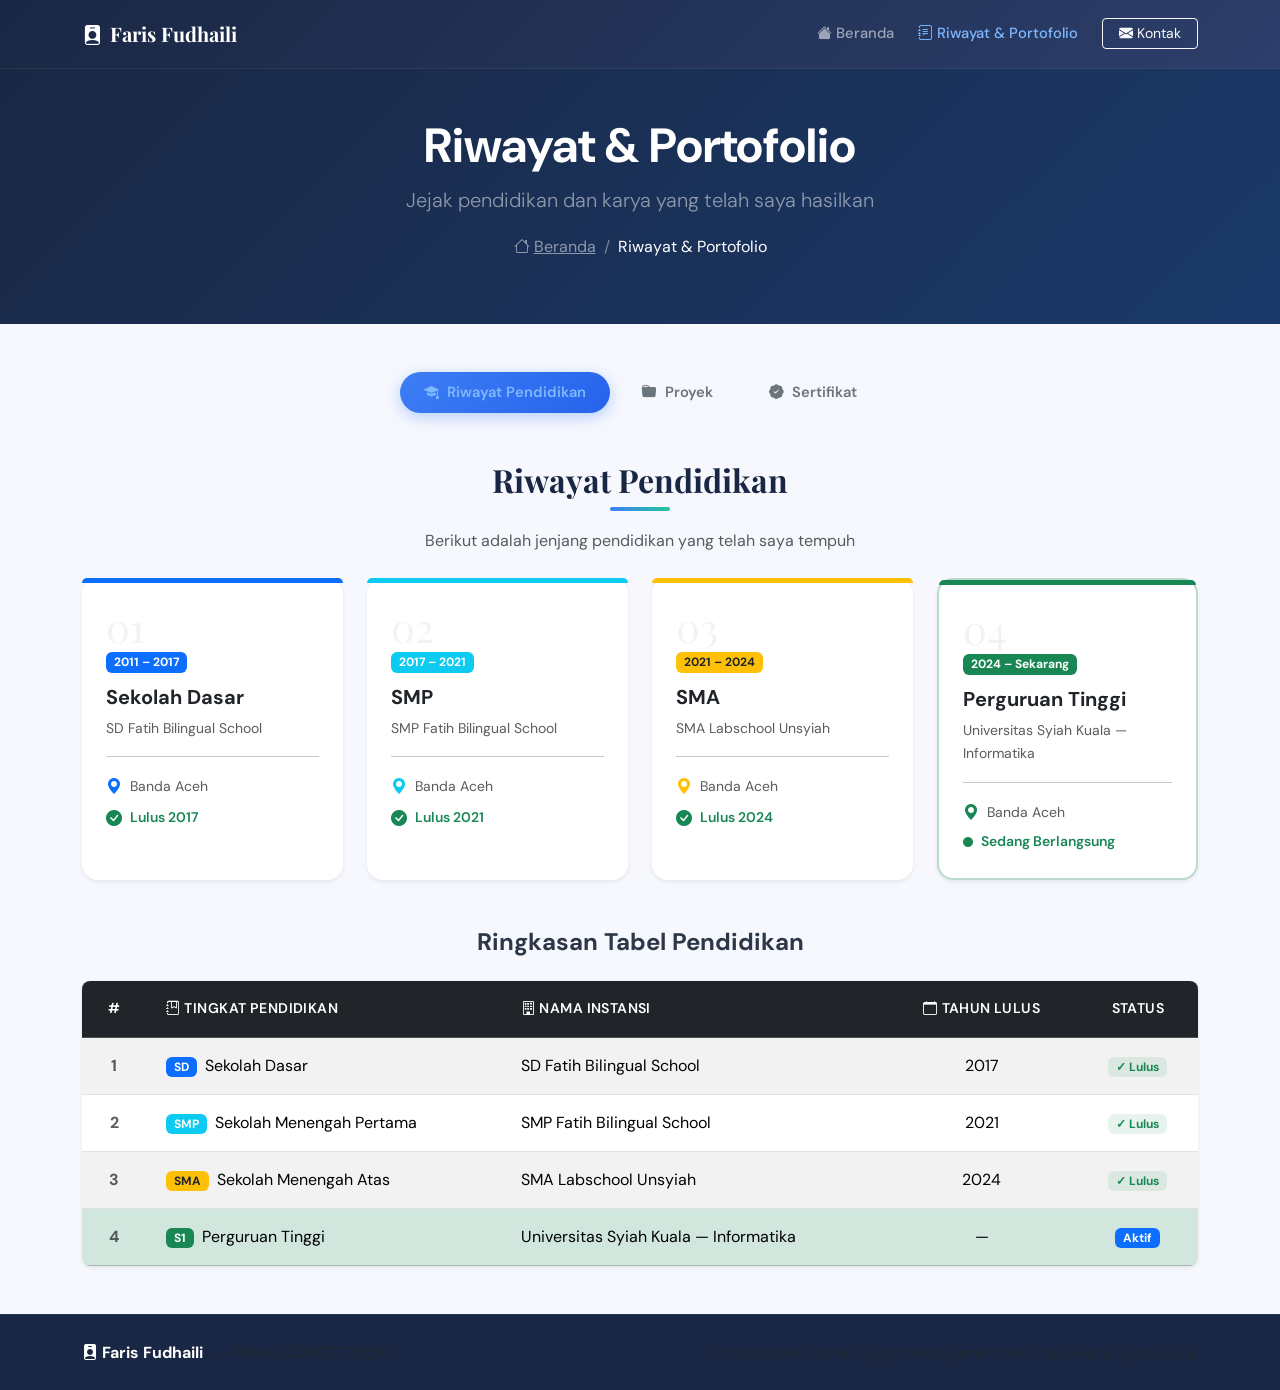
<file: portofolio.html>
<!DOCTYPE html>
<html lang="id">
<head>
    <meta charset="UTF-8">
    <meta name="viewport" content="width=device-width, initial-scale=1.0">
    <title>Riwayat & Portofolio - Faris Fudhaili</title>

    <link href="https://cdn.jsdelivr.net/npm/bootstrap@5.3.3/dist/css/bootstrap.min.css" rel="stylesheet">
    <link href="https://cdn.jsdelivr.net/npm/bootstrap-icons@1.11.3/font/bootstrap-icons.min.css" rel="stylesheet">
    <link href="https://fonts.googleapis.com/css2?family=Playfair+Display:wght@700&family=DM+Sans:wght@400;500;600&display=swap" rel="stylesheet">
    <link rel="stylesheet" href="style.css">
</head>
<body>

    <!-- NAVBAR -->
    <nav class="navbar navbar-expand-lg navbar-dark sticky-top" id="mainNavbar">
        <div class="container">
            <a class="navbar-brand fw-bold" href="index.html">
                <i class="bi bi-person-badge-fill me-2"></i>Faris Fudhaili
            </a>
            <button class="navbar-toggler border-0" type="button" data-bs-toggle="collapse" data-bs-target="#navbarMenu">
                <span class="navbar-toggler-icon"></span>
            </button>
            <div class="collapse navbar-collapse" id="navbarMenu">
                <ul class="navbar-nav ms-auto align-items-lg-center gap-lg-2">
                    <li class="nav-item">
                        <a class="nav-link" href="index.html"><i class="bi bi-house-fill me-1"></i>Beranda</a>
                    </li>
                    <li class="nav-item">
                        <a class="nav-link active" href="portofolio.html"><i class="bi bi-journal-text me-1"></i>Riwayat & Portofolio</a>
                    </li>
                    <li class="nav-item ms-lg-2">
                        <a class="btn btn-outline-light btn-sm px-3" href="index.html#kontak">
                            <i class="bi bi-envelope-fill me-1"></i>Kontak
                        </a>
                    </li>
                </ul>
            </div>
        </div>
    </nav>

    <!-- PAGE HEADER -->
    <section class="page-header py-5">
        <div class="container text-center">
            <h1 class="display-5 fw-bold text-white">Riwayat & Portofolio</h1>
            <p class="text-white-50 lead mt-2">Jejak pendidikan dan karya yang telah saya hasilkan</p>
            <nav aria-label="breadcrumb" class="d-flex justify-content-center mt-3">
                <ol class="breadcrumb breadcrumb-custom">
                    <li class="breadcrumb-item"><a href="index.html" class="text-white-50"><i class="bi bi-house me-1"></i>Beranda</a></li>
                    <li class="breadcrumb-item active text-white">Riwayat & Portofolio</li>
                </ol>
            </nav>
        </div>
    </section>

    <div class="container my-5">

        <!-- TABS NAV PILLS -->
        <ul class="nav nav-pills justify-content-center mb-5 gap-2" id="portoTab" role="tablist">
            <li class="nav-item" role="presentation">
                <button class="nav-link active px-4" data-bs-toggle="pill" data-bs-target="#pendidikan" type="button">
                    <i class="bi bi-mortarboard-fill me-2"></i>Riwayat Pendidikan
                </button>
            </li>
            <li class="nav-item" role="presentation">
                <button class="nav-link px-4" data-bs-toggle="pill" data-bs-target="#proyek" type="button">
                    <i class="bi bi-folder-fill me-2"></i>Proyek
                </button>
            </li>
            <li class="nav-item" role="presentation">
                <button class="nav-link px-4" data-bs-toggle="pill" data-bs-target="#sertifikat" type="button">
                    <i class="bi bi-patch-check-fill me-2"></i>Sertifikat
                </button>
            </li>
        </ul>

        <div class="tab-content">

            <!-- TAB 1: PENDIDIKAN -->
            <div class="tab-pane fade show active" id="pendidikan">
                <div class="section-header text-center mb-4">
                    <h2 class="section-title">Riwayat Pendidikan</h2>
                    <div class="title-underline mx-auto"></div>
                    <p class="text-muted mt-3">Berikut adalah jenjang pendidikan yang telah saya tempuh</p>
                </div>

                <!-- Edu Cards -->
                <div class="row g-4 mb-5">
                    <div class="col-md-6 col-xl-3">
                        <div class="card edu-card h-100 border-0 shadow-sm">
                            <div class="edu-card-top bg-primary"></div>
                            <div class="card-body p-4">
                                <div class="edu-number">01</div>
                                <span class="badge bg-primary mb-2">2011 – 2017</span>
                                <h5 class="card-title fw-bold mt-1">Sekolah Dasar</h5>
                                <p class="card-text text-muted small">SD Fatih Bilingual School</p>
                                <hr>
                                <div class="d-flex align-items-center gap-2">
                                    <i class="bi bi-geo-alt-fill text-primary"></i>
                                    <small class="text-muted">Banda Aceh</small>
                                </div>
                                <div class="d-flex align-items-center gap-2 mt-1">
                                    <i class="bi bi-check-circle-fill text-success"></i>
                                    <small class="text-success fw-semibold">Lulus 2017</small>
                                </div>
                            </div>
                        </div>
                    </div>
                    <div class="col-md-6 col-xl-3">
                        <div class="card edu-card h-100 border-0 shadow-sm">
                            <div class="edu-card-top bg-info"></div>
                            <div class="card-body p-4">
                                <div class="edu-number">02</div>
                                <span class="badge bg-info mb-2">2017 – 2021</span>
                                <h5 class="card-title fw-bold mt-1">SMP</h5>
                                <p class="card-text text-muted small">SMP Fatih Bilingual School</p>
                                <hr>
                                <div class="d-flex align-items-center gap-2">
                                    <i class="bi bi-geo-alt-fill text-info"></i>
                                    <small class="text-muted">Banda Aceh</small>
                                </div>
                                <div class="d-flex align-items-center gap-2 mt-1">
                                    <i class="bi bi-check-circle-fill text-success"></i>
                                    <small class="text-success fw-semibold">Lulus 2021</small>
                                </div>
                            </div>
                        </div>
                    </div>
                    <div class="col-md-6 col-xl-3">
                        <div class="card edu-card h-100 border-0 shadow-sm">
                            <div class="edu-card-top bg-warning"></div>
                            <div class="card-body p-4">
                                <div class="edu-number">03</div>
                                <span class="badge bg-warning text-dark mb-2">2021 – 2024</span>
                                <h5 class="card-title fw-bold mt-1">SMA</h5>
                                <p class="card-text text-muted small">SMA Labschool Unsyiah</p>
                                <hr>
                                <div class="d-flex align-items-center gap-2">
                                    <i class="bi bi-geo-alt-fill text-warning"></i>
                                    <small class="text-muted">Banda Aceh</small>
                                </div>
                                <div class="d-flex align-items-center gap-2 mt-1">
                                    <i class="bi bi-check-circle-fill text-success"></i>
                                    <small class="text-success fw-semibold">Lulus 2024</small>
                                </div>
                            </div>
                        </div>
                    </div>
                    <div class="col-md-6 col-xl-3">
                        <div class="card edu-card h-100 border-0 shadow-sm edu-card-active">
                            <div class="edu-card-top bg-success"></div>
                            <div class="card-body p-4">
                                <div class="edu-number">04</div>
                                <span class="badge bg-success mb-2">2024 – Sekarang</span>
                                <h5 class="card-title fw-bold mt-1">Perguruan Tinggi</h5>
                                <p class="card-text text-muted small">Universitas Syiah Kuala — Informatika</p>
                                <hr>
                                <div class="d-flex align-items-center gap-2">
                                    <i class="bi bi-geo-alt-fill text-success"></i>
                                    <small class="text-muted">Banda Aceh</small>
                                </div>
                                <div class="d-flex align-items-center gap-2 mt-1">
                                    <i class="bi bi-circle-fill text-success" style="font-size:10px;"></i>
                                    <small class="text-success fw-semibold">Sedang Berlangsung</small>
                                </div>
                            </div>
                        </div>
                    </div>
                </div>

                <!-- Tabel Bootstrap -->
                <div class="section-header text-center mb-4">
                    <h4 class="fw-bold">Ringkasan Tabel Pendidikan</h4>
                </div>
                <div class="table-responsive shadow-sm rounded-3 overflow-hidden">
                    <table class="table table-hover table-striped align-middle mb-0">
                        <thead class="table-dark">
                            <tr>
                                <th class="text-center">#</th>
                                <th><i class="bi bi-journal-bookmark me-1"></i>Tingkat Pendidikan</th>
                                <th><i class="bi bi-building me-1"></i>Nama Instansi</th>
                                <th class="text-center"><i class="bi bi-calendar me-1"></i>Tahun Lulus</th>
                                <th class="text-center">Status</th>
                            </tr>
                        </thead>
                        <tbody>
                            <tr>
                                <td class="text-center fw-bold text-muted">1</td>
                                <td><span class="badge bg-primary me-2">SD</span>Sekolah Dasar</td>
                                <td>SD Fatih Bilingual School</td>
                                <td class="text-center">2017</td>
                                <td class="text-center"><span class="badge bg-success-soft text-success">✓ Lulus</span></td>
                            </tr>
                            <tr>
                                <td class="text-center fw-bold text-muted">2</td>
                                <td><span class="badge bg-info me-2">SMP</span>Sekolah Menengah Pertama</td>
                                <td>SMP Fatih Bilingual School</td>
                                <td class="text-center">2021</td>
                                <td class="text-center"><span class="badge bg-success-soft text-success">✓ Lulus</span></td>
                            </tr>
                            <tr>
                                <td class="text-center fw-bold text-muted">3</td>
                                <td><span class="badge bg-warning text-dark me-2">SMA</span>Sekolah Menengah Atas</td>
                                <td>SMA Labschool Unsyiah</td>
                                <td class="text-center">2024</td>
                                <td class="text-center"><span class="badge bg-success-soft text-success">✓ Lulus</span></td>
                            </tr>
                            <tr class="table-success">
                                <td class="text-center fw-bold text-muted">4</td>
                                <td><span class="badge bg-success me-2">S1</span>Perguruan Tinggi</td>
                                <td>Universitas Syiah Kuala — Informatika</td>
                                <td class="text-center">—</td>
                                <td class="text-center"><span class="badge bg-primary">Aktif</span></td>
                            </tr>
                        </tbody>
                    </table>
                </div>
            </div>

            <!-- TAB 2: PROYEK -->
            <div class="tab-pane fade" id="proyek">
                <div class="section-header text-center mb-4">
                    <h2 class="section-title">Proyek Saya</h2>
                    <div class="title-underline mx-auto"></div>
                    <p class="text-muted mt-3">Karya yang telah saya kerjakan selama belajar</p>
                </div>
                <div class="row g-4">
                    <div class="col-md-6">
                        <div class="card project-card border-0 shadow-sm h-100">
                            <div class="project-img-placeholder d-flex align-items-center justify-content-center">
                                <i class="bi bi-laptop-fill display-3 text-white opacity-75"></i>
                            </div>
                            <div class="card-body p-4">
                                <div class="d-flex justify-content-between align-items-start mb-2">
                                    <h5 class="card-title fw-bold">Website Portofolio</h5>
                                    <span class="badge bg-primary">HTML/CSS</span>
                                </div>
                                <p class="card-text text-muted small">Website portofolio personal dibangun menggunakan HTML, CSS murni, lalu diperbarui dengan Bootstrap 5.</p>
                                <div class="d-flex gap-2 mt-3">
                                    <span class="badge skill-badge"><i class="bi bi-filetype-html me-1"></i>HTML</span>
                                    <span class="badge skill-badge"><i class="bi bi-filetype-css me-1"></i>CSS</span>
                                    <span class="badge skill-badge"><i class="bi bi-bootstrap me-1"></i>Bootstrap</span>
                                </div>
                            </div>
                            <div class="card-footer bg-transparent border-0 px-4 pb-4">
                                <a href="index.html" class="btn btn-primary-custom btn-sm px-3">
                                    <i class="bi bi-eye me-1"></i>Lihat Proyek
                                </a>
                            </div>
                        </div>
                    </div>
                    <div class="col-md-6">
                        <div class="card project-card border-0 shadow-sm h-100 opacity-75">
                            <div class="project-img-placeholder d-flex align-items-center justify-content-center" style="background: linear-gradient(135deg,#6c757d,#adb5bd);">
                                <i class="bi bi-plus-circle display-3 text-white opacity-75"></i>
                            </div>
                            <div class="card-body p-4 text-center d-flex flex-column align-items-center justify-content-center" style="min-height:150px;">
                                <h5 class="card-title fw-bold text-muted">Proyek Berikutnya</h5>
                                <p class="card-text text-muted small">Proyek baru sedang dalam pengerjaan. Pantau terus!</p>
                                <span class="badge bg-secondary mt-2">Coming Soon</span>
                            </div>
                        </div>
                    </div>
                </div>
            </div>

            <!-- TAB 3: SERTIFIKAT -->
            <div class="tab-pane fade" id="sertifikat">
                <div class="section-header text-center mb-4">
                    <h2 class="section-title">Sertifikat</h2>
                    <div class="title-underline mx-auto"></div>
                    <p class="text-muted mt-3">Sertifikat dan penghargaan yang diraih</p>
                </div>
                <div class="row justify-content-center">
                    <div class="col-lg-7">
                        <ul class="list-group list-group-flush shadow-sm rounded-3 overflow-hidden">
                            <li class="list-group-item d-flex align-items-center gap-3 py-3 px-4">
                                <div class="sertif-icon bg-primary-soft">
                                    <i class="bi bi-award-fill text-primary"></i>
                                </div>
                                <div class="flex-grow-1">
                                    <div class="fw-semibold">Pemrograman Web Dasar</div>
                                    <small class="text-muted">Universitas Syiah Kuala · 2026</small>
                                </div>
                                <span class="badge bg-primary">Aktif</span>
                            </li>
                            <li class="list-group-item d-flex align-items-center gap-3 py-3 px-4">
                                <div class="sertif-icon bg-success-soft">
                                    <i class="bi bi-patch-check-fill text-success"></i>
                                </div>
                                <div class="flex-grow-1">
                                    <div class="fw-semibold">Desain Grafis — Canva</div>
                                    <small class="text-muted">Self-Learning · 2023</small>
                                </div>
                                <span class="badge bg-success">Selesai</span>
                            </li>
                            <li class="list-group-item d-flex align-items-center gap-3 py-3 px-4 opacity-50">
                                <div class="sertif-icon" style="background:#f0f0f0;">
                                    <i class="bi bi-hourglass-split text-secondary"></i>
                                </div>
                                <div class="flex-grow-1">
                                    <div class="fw-semibold text-muted">JavaScript Essentials</div>
                                    <small class="text-muted">Direncanakan · 2026</small>
                                </div>
                                <span class="badge bg-secondary">Rencana</span>
                            </li>
                        </ul>
                    </div>
                </div>
            </div>

        </div>
    </div>

    <!-- FOOTER -->
    <footer class="footer-custom py-4 mt-5">
        <div class="container">
            <div class="row align-items-center">
                <div class="col-md-6 text-center text-md-start mb-2 mb-md-0">
                    <span class="fw-bold"><i class="bi bi-person-badge-fill me-1"></i>Faris Fudhaili</span>
                    <span class="text-muted ms-2">— NPM: 2408107010040</span>
                </div>
                <div class="col-md-6 text-center text-md-end">
                    <small class="text-muted">&copy; 2026 Faris Fudhaili. Tugas Pemrograman Web — Universitas Syiah Kuala.</small>
                </div>
            </div>
        </div>
    </footer>

    <script src="https://cdn.jsdelivr.net/npm/bootstrap@5.3.3/dist/js/bootstrap.bundle.min.js"></script>
    <script>
        window.addEventListener('scroll', function () {
            const navbar = document.getElementById('mainNavbar');
            if (window.scrollY > 50) navbar.classList.add('scrolled');
            else navbar.classList.remove('scrolled');
        });
    </script>
</body>
</html>
</file>
<file: style.css>
/* ============================================================
   style.css — Custom styles untuk Portofolio Bootstrap
   Faris Fudhaili | 2408107010040 | Universitas Syiah Kuala
   ============================================================ */

:root {
    --navy:     #1a2744;
    --navy-mid: #2c3e6a;
    --accent:   #3d7ef5;
    --accent2:  #22c7a1;
    --light-bg: #f6f8fd;
    --card-radius: 1rem;
    --transition: 0.3s ease;
    --font-display: 'Playfair Display', serif;
    --font-body: 'DM Sans', sans-serif;
}

* { box-sizing: border-box; }

body {
    font-family: var(--font-body);
    background-color: #f6f8fd;
    color: #2d3748;
    line-height: 1.7;
}

/* NAVBAR */
#mainNavbar {
    background: linear-gradient(135deg, var(--navy), var(--navy-mid));
    border-bottom: 1px solid rgba(255,255,255,0.06);
    padding: 0.75rem 0;
    transition: box-shadow var(--transition), padding var(--transition);
}
#mainNavbar.scrolled {
    box-shadow: 0 4px 24px rgba(26,39,68,0.25);
    padding: 0.5rem 0;
}
.navbar-brand { font-family: var(--font-display); font-size: 1.25rem; }
.nav-link { font-weight: 500; font-size: 0.92rem; transition: color var(--transition); }
.nav-link:hover, .nav-link.active { color: #7eb8ff !important; }

/* HERO SECTION */
.hero-section {
    background: linear-gradient(135deg, var(--navy) 0%, #1a3a6a 50%, #163060 100%);
    min-height: 92vh;
    position: relative;
    overflow: hidden;
    padding: 2rem 0;
}
.hero-section::before {
    content: '';
    position: absolute;
    top: -50%; right: -20%;
    width: 600px; height: 600px;
    background: radial-gradient(circle, rgba(61,126,245,0.18) 0%, transparent 70%);
    border-radius: 50%;
}
.hero-section::after {
    content: '';
    position: absolute;
    bottom: -30%; left: -10%;
    width: 400px; height: 400px;
    background: radial-gradient(circle, rgba(34,199,161,0.12) 0%, transparent 70%);
    border-radius: 50%;
}
.hero-badge {
    background: rgba(255,255,255,0.1);
    color: #a8d8ff;
    border: 1px solid rgba(255,255,255,0.15);
    border-radius: 50px;
}
.hero-title {
    font-family: var(--font-display);
    color: #ffffff;
    font-size: clamp(2rem, 5vw, 3.5rem);
    line-height: 1.15;
}
.text-highlight {
    background: linear-gradient(90deg, var(--accent), var(--accent2));
    -webkit-background-clip: text;
    -webkit-text-fill-color: transparent;
    background-clip: text;
}
.hero-subtitle { color: rgba(255,255,255,0.72); font-size: 1.1rem; max-width: 500px; }

/* BUTTONS */
.btn-primary-custom {
    background: linear-gradient(135deg, var(--accent), #2563eb);
    color: #fff; border: none; border-radius: 50px; font-weight: 600;
    transition: transform var(--transition), box-shadow var(--transition);
}
.btn-primary-custom:hover {
    transform: translateY(-2px);
    box-shadow: 0 8px 20px rgba(61,126,245,0.4);
    color: #fff;
}
.btn-outline-custom {
    border: 2px solid rgba(255,255,255,0.35);
    color: rgba(255,255,255,0.85); border-radius: 50px; font-weight: 600;
    background: transparent; transition: all var(--transition);
}
.btn-outline-custom:hover {
    background: rgba(255,255,255,0.1); color: #fff;
    border-color: rgba(255,255,255,0.7);
}

/* STAT CARDS */
.stat-card {
    background: rgba(255,255,255,0.08);
    border: 1px solid rgba(255,255,255,0.12);
    border-radius: 0.75rem; padding: 0.85rem 1.25rem; text-align: center;
}
.stat-number { font-family: var(--font-display); font-size: 1.6rem; color: #fff; line-height: 1; }
.stat-label { font-size: 0.7rem; color: rgba(255,255,255,0.55); text-transform: uppercase; letter-spacing: 0.08em; }

/* FOTO PROFIL */
.foto-wrapper { position: relative; display: inline-block; }
.foto-profil-hero {
    width: 260px; height: 260px; border-radius: 50%;
    object-fit: cover; object-position: top;
    border: 5px solid rgba(255,255,255,0.2);
    box-shadow: 0 20px 60px rgba(0,0,0,0.3);
    position: relative; z-index: 2;
    transition: transform var(--transition);
}
.foto-profil-hero:hover { transform: scale(1.03); }
.foto-ring {
    position: absolute;
    top: -12px; left: -12px; right: -12px; bottom: -12px;
    border-radius: 50%;
    border: 2px dashed rgba(255,255,255,0.2);
    animation: spin 20s linear infinite; z-index: 1;
}
@keyframes spin { to { transform: rotate(360deg); } }

/* SECTION HEADERS */
.section-title { font-family: var(--font-display); font-size: 2rem; color: var(--navy); font-weight: 700; }
.title-underline {
    width: 60px; height: 4px;
    background: linear-gradient(90deg, var(--accent), var(--accent2));
    border-radius: 2px; margin: 0.5rem auto 0;
}

/* CARDS */
.card { border-radius: var(--card-radius) !important; transition: transform var(--transition), box-shadow var(--transition); }
.info-card:hover { transform: translateY(-6px); box-shadow: 0 16px 40px rgba(26,39,68,0.12) !important; }
.card-icon {
    width: 64px; height: 64px; border-radius: 18px;
    background: linear-gradient(135deg, var(--accent), #6aa3ff);
    display: flex; align-items: center; justify-content: center;
    margin: 0 auto; font-size: 1.75rem; color: #fff;
    box-shadow: 0 8px 20px rgba(61,126,245,0.25);
}

/* SKILL CARDS */
.skill-card:hover { transform: translateY(-5px); box-shadow: 0 16px 36px rgba(26,39,68,0.12) !important; }
.skill-icon {
    width: 56px; height: 56px; border-radius: 14px;
    background: var(--light-bg);
    display: flex; align-items: center; justify-content: center;
    margin: 0 auto; font-size: 1.6rem; color: var(--accent);
}
.skill-badge {
    background: rgba(61,126,245,0.1); color: var(--accent);
    border: 1px solid rgba(61,126,245,0.2); border-radius: 50px;
    padding: 0.35em 0.85em; font-size: 0.82rem; font-weight: 500;
}

/* SOFT BADGES */
.bg-primary-soft { background: rgba(61,126,245,0.1) !important; color: var(--accent) !important; }
.bg-success-soft { background: rgba(25,135,84,0.1) !important; color: #198754 !important; }
.bg-warning-soft { background: rgba(255,193,7,0.15) !important; color: #e5a800 !important; }

/* ACCORDION */
.accordion-button:not(.collapsed) { background: rgba(61,126,245,0.06); color: var(--accent); box-shadow: none; }
.accordion-button:focus { box-shadow: none; }

/* KONTAK */
.kontak-section { background: linear-gradient(135deg, var(--navy), var(--navy-mid)); }
.kontak-card:hover { transform: translateY(-5px); }
.kontak-icon {
    width: 60px; height: 60px; border-radius: 50%;
    background: linear-gradient(135deg, var(--accent), var(--accent2));
    display: flex; align-items: center; justify-content: center;
    margin: 0 auto; font-size: 1.5rem; color: #fff;
}

/* FOOTER */
.footer-custom { background: var(--navy); color: rgba(255,255,255,0.75); border-top: 1px solid rgba(255,255,255,0.06); }
.footer-custom .fw-bold { color: #fff; }

/* PAGE HEADER */
.page-header { background: linear-gradient(135deg, var(--navy), #1a3a6a); }
.breadcrumb-item + .breadcrumb-item::before { color: rgba(255,255,255,0.4); }

/* NAV PILLS */
.nav-pills .nav-link { border-radius: 50px; font-weight: 600; font-size: 0.92rem; color: #6c757d; transition: all var(--transition); }
.nav-pills .nav-link.active {
    background: linear-gradient(135deg, var(--accent), #2563eb);
    color: #fff; box-shadow: 0 4px 15px rgba(61,126,245,0.35);
}

/* EDU CARDS */
.edu-card:hover { transform: translateY(-6px); box-shadow: 0 16px 40px rgba(26,39,68,0.12) !important; }
.edu-card-top { height: 5px; border-radius: var(--card-radius) var(--card-radius) 0 0; }
.edu-number { font-family: var(--font-display); font-size: 2.5rem; color: rgba(0,0,0,0.05); line-height: 1; }
.edu-card-active { border: 2px solid rgba(25,135,84,0.3) !important; }

/* PROJECT CARDS */
.project-card:hover { transform: translateY(-6px); box-shadow: 0 16px 40px rgba(26,39,68,0.12) !important; }
.project-img-placeholder {
    height: 180px;
    background: linear-gradient(135deg, var(--accent), var(--accent2));
    border-radius: var(--card-radius) var(--card-radius) 0 0;
}

/* SERTIFIKAT */
.sertif-icon {
    width: 44px; height: 44px; min-width: 44px;
    border-radius: 12px;
    display: flex; align-items: center; justify-content: center; font-size: 1.25rem;
}

/* TABLE */
.table thead th { font-weight: 600; font-size: 0.88rem; letter-spacing: 0.03em; text-transform: uppercase; padding: 1rem 1.25rem; }
.table tbody td { padding: 0.9rem 1.25rem; vertical-align: middle; }

/* RESPONSIVE */
@media (max-width: 768px) {
    .foto-profil-hero { width: 200px; height: 200px; }
    .hero-section { min-height: auto; padding: 3rem 0; }
    .section-title { font-size: 1.65rem; }
}
</file>
